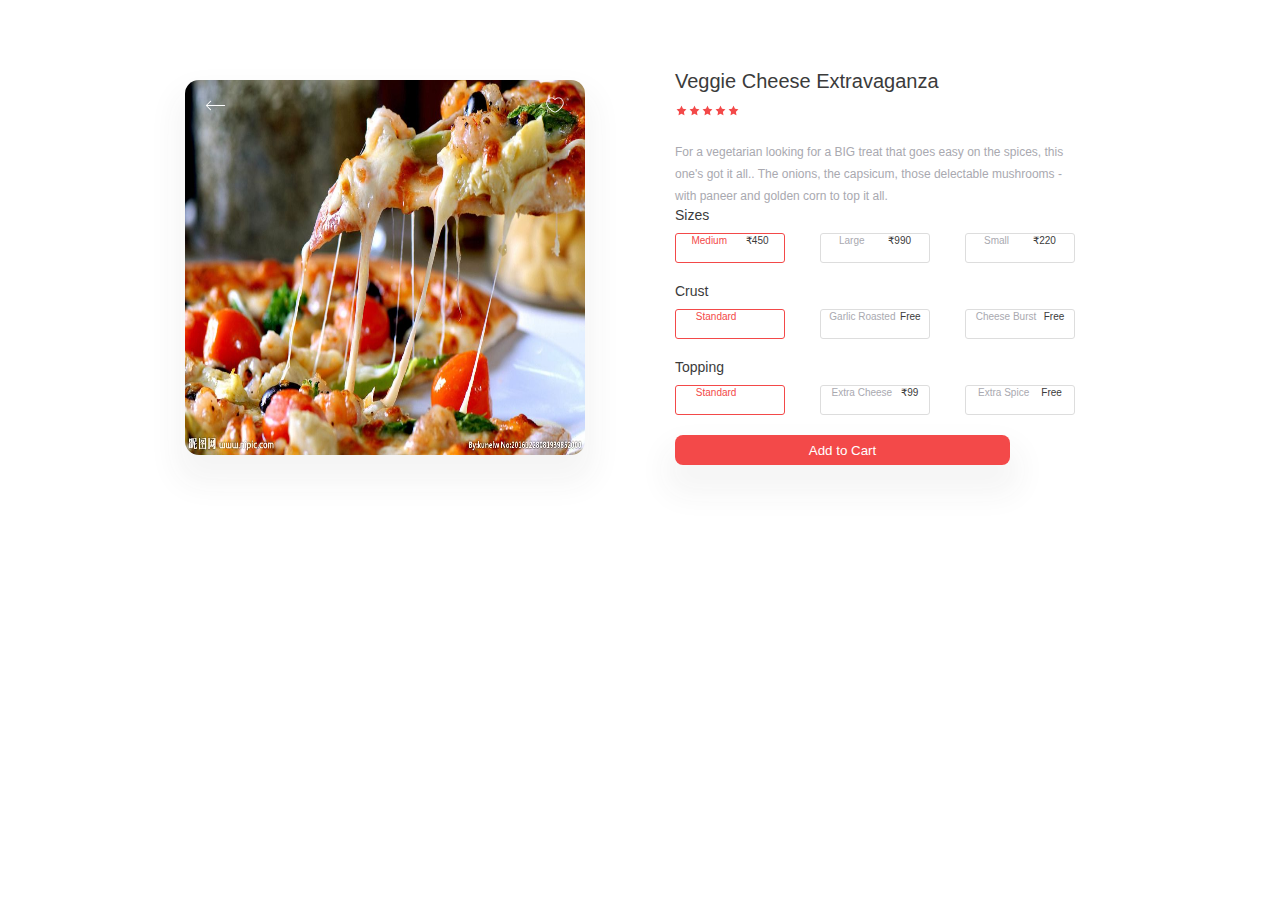
<file: html/buyPisa.html>
<!DOCTYPE HTML>
<html>
  <head>
    <meta name="viewport" content="width=device-width">
    <link rel="stylesheet" href="../css/buyPisaStyle.css" type="text/css">
  </head>
  <body>
    <header>
      <div class="float_img">
        <a href="menu.html" class="back">
          <img src="../icons/whiteArrow.svg" class="arrow">
        </a>
        <button class="collect">
          
        </button>
      </div>
    </header>
    <main>
      <div class="intro">
        <p class="pisa-name">Veggie Cheese Extravaganza</p>
        <ul class="stars">
          <li class="star"><embed src="../icons/star.svg"></li>
          <li class="star"><embed src="../icons/star.svg"></li>
          <li class="star"><embed src="../icons/star.svg"></li>
          <li class="star"><embed src="../icons/star.svg"></li>
          <li class="star"><embed src="../icons/star.svg"></li>
        </ul>
        <p class="pisa-intro">For a vegetarian looking for a BIG treat that goes easy on the spices, this one's got it
          all.. The onions, the capsicum, those delectable mushrooms - with paneer and golden corn to top it all.</p>
      </div>
      <p class="choose">Sizes</p>
      <div class="size-price">
        <button class="selected"><span class="size">Medium</span><span class="price">₹450</span></button>
        <button class="sp_button"><span class="size">Large</span><span class="price">₹990</span></button>
        <button class="sp_button"><span class="size">Small</span><span class="price">₹220</span></button>
      </div>
      <p class="choose">Crust</p>
      <div class="size-price">
        <button class="selected"><span class="size">Standard</span><span class="price"></span></button>
        <button class="sp_button"><span class="size">Garlic Roasted</span><span class="price">Free</span></button>
        <button class="sp_button"><span class="size">Cheese Burst</span><span class="price">Free</span></button>
      </div>
      <p class="choose">Topping</p>
      <div class="size-price">
        <button class="selected"><span class="size">Standard</span><span class="price"></span></button>
        <button class="sp_button"><span class="size">Extra Cheese</span><span class="price">₹99</span></button>
        <button class="sp_button"><span class="size">Extra Spice</span><span class="price">Free</span></button>
      </div>
      <div class="add-button">
        <button class="add">Add to Cart</button>
      </div>
    </main>
    
  </body>
  <script type="text/javascript" src="../js/buyPisaJs.js"></script>
</html>
</file>
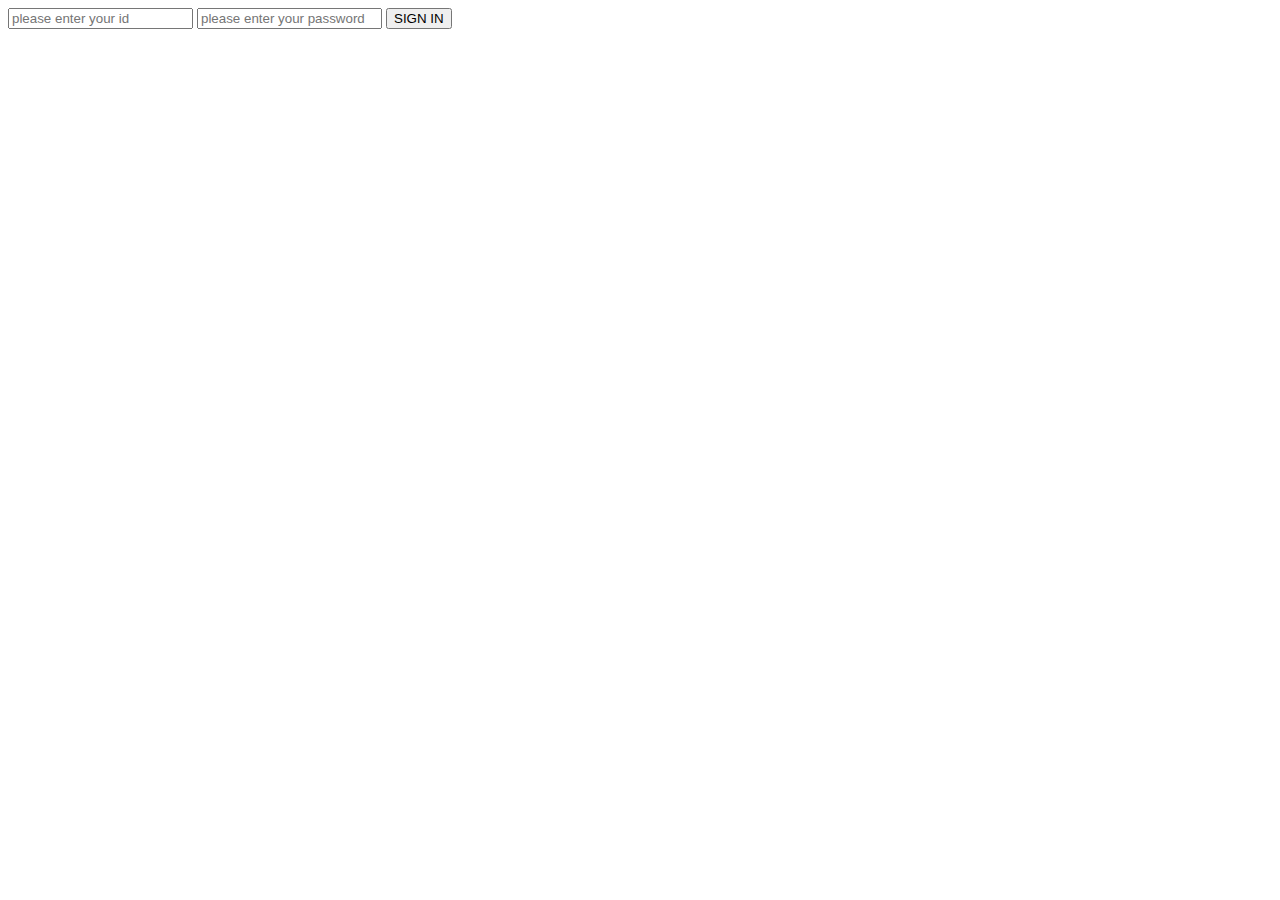
<file: html/login.html>
<!DOCTYPE HTML>
<html>
  <head>
    <meta charset="utf-8">
  </head>
  <body>
    <input type="text" id="user_id" placeholder="please enter your id">
    <input type="password" id="password" placeholder="please enter your password">
    <button type="button" id="submit">SIGN IN</button>
  </body>
  <script type="text/javascript">
    window.onload = function () {
    let userId = document.getElementById("user_id");
    let password = document.getElementById("password");
    let submit = document.getElementById("submit");

    submit.addEventListener('click', function () {
      let user = {};
      user.id = userId.value;
      user.password = password.value;
      let xhr = new XMLHttpRequest();
      xhr.onreadystatechange = function () {
        if (xhr.readyState == 4) {
          if ((xhr.status >= 200 && xhr.status < 300) || xhr.status == 304) {
            let response = JSON.parse(xhr.responseText);
            if (response["ok"]) {
              ajax();
              //console.log(xhr.getAllResponseHeaders());
              //window.open('http://localhost:8080/OrderSystems/html/main.html', '_top');
            } else {
              alert(response["msg"]);
            }
          } else {
            console.log("Request was unsuccessful: " + xhr.status);
          }
        }
      }
      xhr.open("post", `http://localhost:8080/OrderSystems`);
      xhr.send(`id=${user.id}&password=${user.password}`);
    });

    let ajax = function() {
      let xhr = new XMLHttpRequest();
      xhr.onreadystatechange = function () {
        if (xhr.readyState == 4) {
          if ((xhr.status >= 200 && xhr.status < 300) || xhr.status == 304) {
            console.log(xhr.responseText);
          } else {
            console.log("Request was unsuccessful: " + xhr.status);
          }
        }
      }
      xhr.open("get", `http://localhost:8080/OrderSystems/html/main.html`);
      xhr.withCredentials = true;
      xhr.send(null);
    }
  }

  
  </script>
</html>
</file>
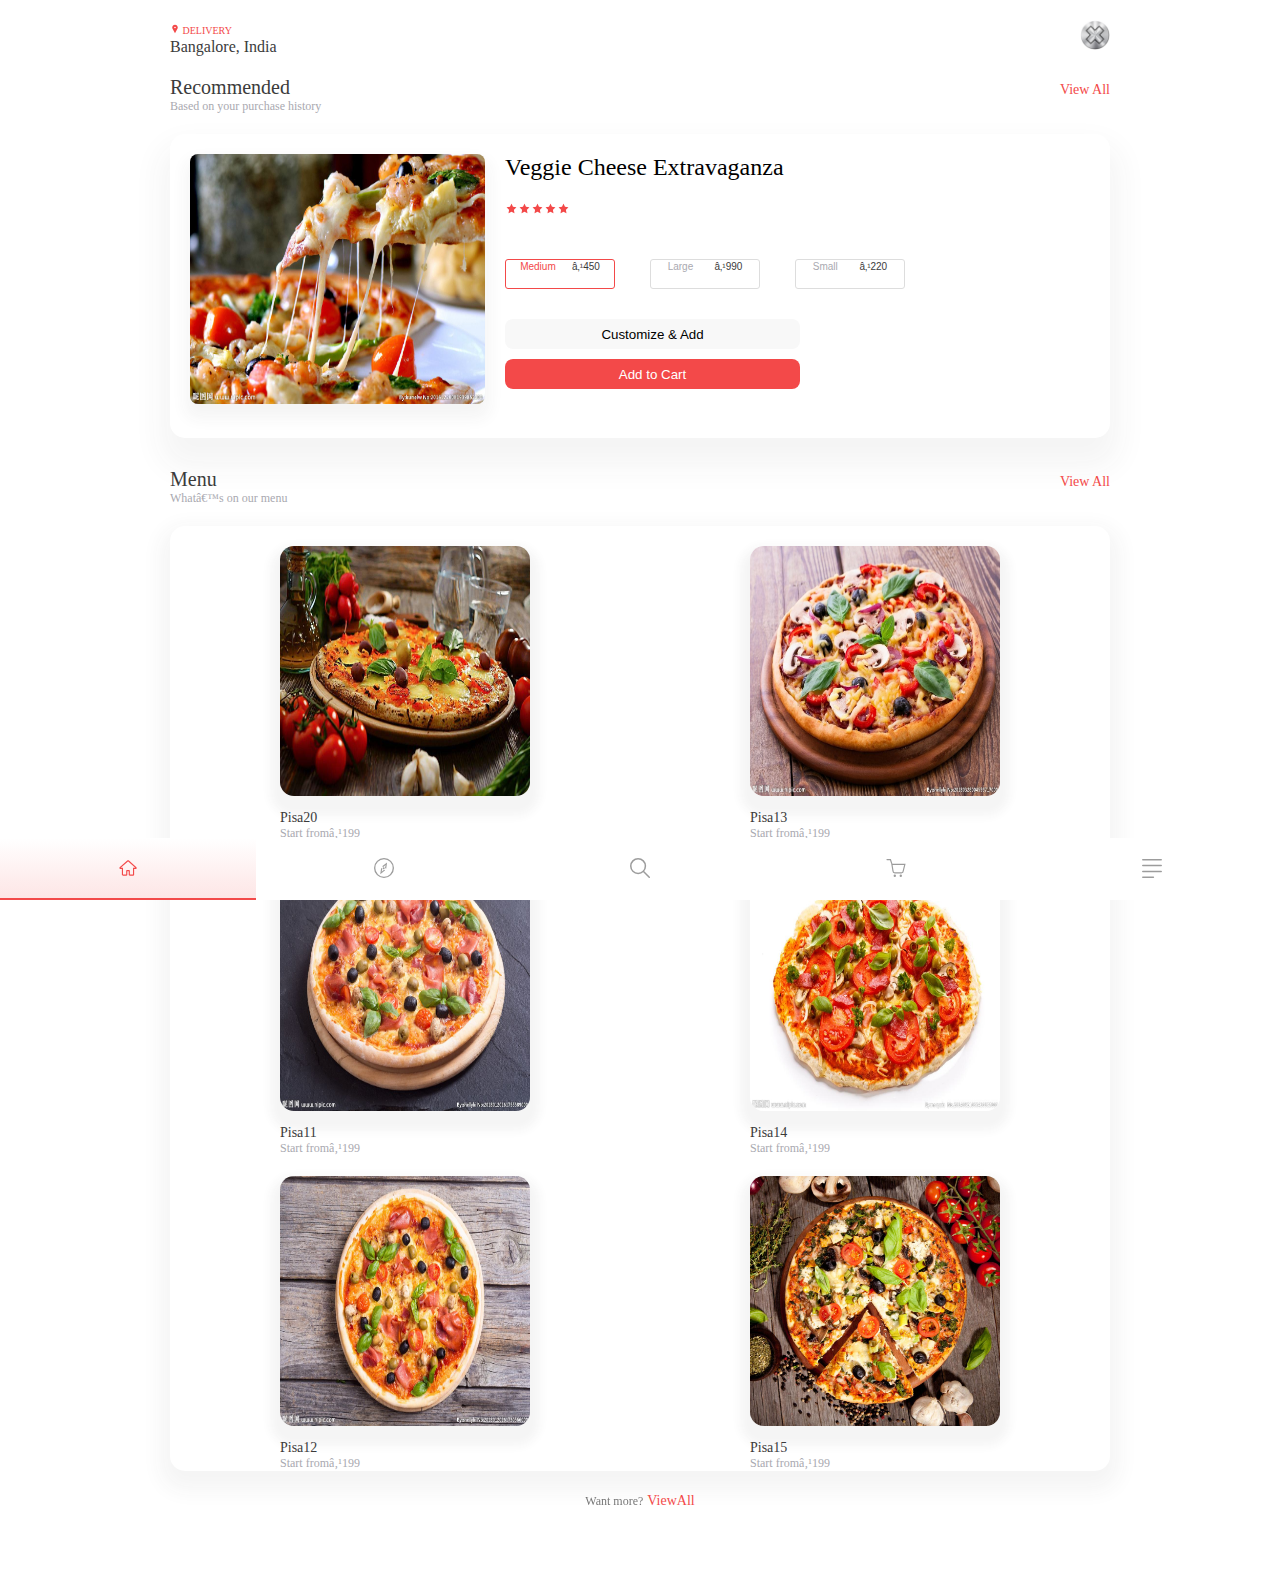
<file: html/main.html>
<!DOCTYPE HTML>
<html>
  <head>
    <meta charset="uft-8">
    <meta name="viewport" content="width=device-width">
    <link rel="stylesheet" href="../css/mainStyle.css" type="text/css">
  </head>
  <body>
    <div class="nav-div">
      <nav class="nav">
        <ul class="nav-list">
          <li class="home" id="selected"><a href="#"></a></li>
          <li class="new"><a href="#"></a></li>
          <li class="find"><a href="#"></a></li>
          <li class="cart"><a href="#"></a></li>
          <li class="list"><a href="#"></a></li>
        </ul>
      </nav>
    </div>
    <div class="mylist" id="disapear">
      <ul>
        <li><a href="#">Money</a></li>
        <li><a href="#">Money</a></li>
        <li><a href="#">My Collect</a></li>
        <li><a href="#">MY Bought</a></li>
        <li><a href="#">Personal Information</a></li>
        <li><a href="signIn1.html">Sign Out</a></li>
      </ul>
    </div>
    <div class="main">
      <div class="self-information">
        <div class="location">
          <span><embed src="../icons/locate.svg"> DELIVERY</span>
          <div>
            <span>Bangalore, India</span>
          </div>
        </div>
        <div>
          <img src="../images/chatImage.ico" class="chatImage">
        </div>
      </div>
      <div class="recommended">
        <header>
          <p class="header">Recommended<span><a href="menu.html" class="viewAll">View All</a></span></p>
          <p class="header-intro">Based on your purchase history</p>
        </header>
        <main class="recom-main">
          <div class="image-div">
            <img src="../images/pisa10.jpg" class="image">
          </div>
          <div class="side-right">
            <div class="intro">
              <p class="pisa-name">Veggie Cheese Extravaganza</p>
              <div>
                <ul class="recomended-stars">
                  <li class="star"><embed src="../icons/star.svg"></li>
                  <li class="star"><embed src="../icons/star.svg"></li>
                  <li class="star"><embed src="../icons/star.svg"></li>
                  <li class="star"><embed src="../icons/star.svg"></li>
                  <li class="star"><embed src="../icons/star.svg"></li>
                </ul>
              </div>
            </div>
            <div class="size-price">
              <button><span class="size">Medium</span><span class="price">₹450</span></button>
              <button><span class="size">Large</span><span class="price">₹990</span></button>
              <button><span class="size">Small</span><span class="price">₹220</span></button>
            </div>
            <div class="add-buy">
              <button class="buy">Customize & Add</button>
              <button class="add">Add to Cart</button>
            </div>
          </div>
        </main>
      </div>
      <div class="menu">
        <header>
          <p class="header">Menu<span><a href="menu.html" class="viewAll">View All</a></span></p>
          <p class="header-intro">What’s on our menu</p>
        </header>
        <main class="menu-main">
          <div class="column">
            <div class="pisa">
              <div class="img-div">
                <img src="../images/pisa20.jpg" class="img">
              </div>
              <p class="name">Pisa20</p>
              <p class="priceTag">Start from<span class="min-price">₹199</span></p>
            </div>
            <div class="pisa">
              <div class="img-div">
                <img src="../images/pisa11.jpg" class="img">
              </div>
              <p class="name">Pisa11</p>
              <p class="priceTag">Start from<span class="min-price">₹199</span></p>
            </div>
            <div class="pisa">
              <div class="img-div">
                <img src="../images/pisa12.jpg" class="img">
              </div>
              <p class="name">Pisa12</p>
              <p class="priceTag">Start from<span class="min-price">₹199</span></p>
            </div>
          </div>
          <div class="column">
            <div class="pisa">
              <div class="img-div">
                <img src="../images/pisa13.jpg" class="img">
              </div>
              <p class="name">Pisa13</p>
              <p class="priceTag">Start from<span class="min-price">₹199</span></p>
            </div>
            <div class="pisa">
              <div class="img-div">
                <img src="../images/pisa14.jpg" class="img">
              </div>
              <p class="name">Pisa14</p>
              <p class="priceTag">Start from<span class="min-price">₹199</span></p>
            </div>
            <div class="pisa">
              <div class="img-div">
                <img src="../images/pisa15.jpg" class="img">
              </div>
              <p class="name">Pisa15</p>
              <p class="priceTag">Start from<span class="min-price">₹199</span></p>
            </div>
          </div>
        </main>
        <footer>
          <span><span class="f-span">Want more?</span>
          <a href="#" class="viewAll">ViewAll</a>
          </span>
        </footer>
      </div>
    </div>
  </body>
  <script type="text/javascript" src="../js/mainJs.js"></script>
</html>
</file>
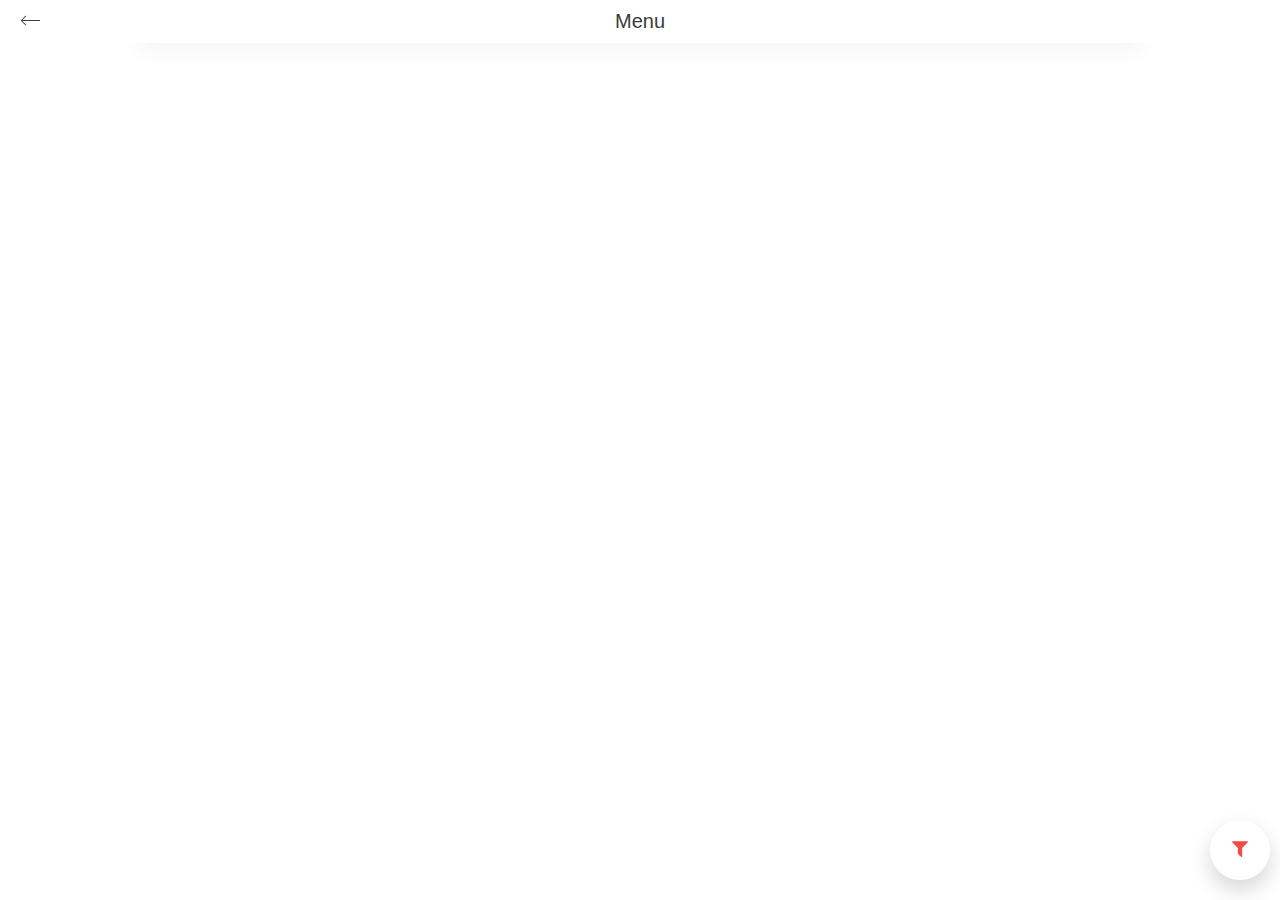
<file: html/menu.html>
<!DOCTYPE HTML>
<html>
  <head>
    <meta name="viewport" content="width=device-width">
    <link rel="stylesheet" href="../css/menuStyle.css" type="text/css">
  </head>
  <body>
    <header>
      <a href="main.html" class="back"></a>
      <span class="menu">Menu</span>
    </header>
    <main class="menu-main">
      <div class="column">
        
      </div>
      <div class="column">
        
      </div>
    </main>
    <!-- 动态loading效果 -->
    <div class="spinner">
      <div class="rect"></div>
      <div class="rect"></div>
      <div class="rect"></div>
      <div class="rect"></div>
      <div class="rect"></div>
    </div>
    <span id="waterflow"></span>
    <button class="filter"><embed src="../icons/filter.svg"></button>
  </body>
  <script type="text/javascript" src="../js/menuJs.js">
  </script>
</html>
</file>
<file: css/buyPisaStyle.css>
body {
  margin: 0px;
}

p {
  margin: 0px;
  font-family: Helvetica;
}

ul {
  list-style: none;
  margin: 0;
  padding: 0;
}

.back {
  cursor: pointer;
  display: block;
}

.arrow {
  width: 21px;
  height: 21px;
}

.collect {
  cursor: pointer;
  border: none;
  outline: none;
  background-color: rgba(255, 255, 255, 0);
  background-image: url(../icons/whiteHeart.svg);
  width: 20px;
  height: 20px;
}


.collected {
  cursor: pointer;
  border: none;
  outline: none;
  width: 20px;
  height: 20px;
  animation: 1s change forwards;
}

@keyframes change {
  0% {
    background-color: rgba(255, 255, 255, 0);
    background-image: url(../icons/whiteHeart.svg);
  }
  100% {
    background-image: none;
    background-color: #F34949;
    -webkit-mask-image: url(../icons/solidHeart.svg);
  }
}

header {
  background: url(../images/pisa10.jpg);
  background-size: 100% 336px;
  
  width: 100%;
  height: 336px;

  border-radius: 0 0 14px 14px;
  box-shadow: 0px 20px 30px 10px rgba(59,59,59,0.05);
}

.float_img {
  padding: 15px 20px;
  display: flex;
  justify-content: space-between;
}

main {
  margin: 20px;
 
}

.stars {
  display: flex;
  margin: 10px 0 20px;
}

.pisa-name {
  font-size: 20px;
  color: #3B3B3B;
}

.pisa-intro {
  font-size: 12px;
  color: #A9A9B0;
  line-height: 22px;
}

.choose {
  font-size: 14px;
  color: #3B3B3B;
}
.size-price {
  display: flex;
  justify-content: space-between;
  margin: 10px 0px 20px;
}

.sp_button, .selected {
  background: #FFFFFF;
  border: 1px solid #DDDDDD;
  outline: none;
  width: 110px;
  height: 30px;
  border-radius: 3px;
  display: flex;
  justify-content: space-around;
}

.sp_button:hover {
  border: 1px solid #F34949;
}

.size {
  font-size: 10px;
  color: #A9A9B0;
}

.sp_button:hover .size {
  color: #F34949;
}

.selected {
  border: 1px solid #F34949;
}
.selected .size {
  color: #F34949;
}

.price {
  font-size: 10px;
  color: #3B3B3B;
}

.add {
  border: none;
  outline: none;
  width: 335px;
  height: 30px;
  border-radius: 8px;
  background: #F34949;
  color: white;
  box-shadow: 0px 20px 30px 10px rgba(59,59,59,0.05);
}


.add:hover {
  background: rgb(192, 57, 57);
}

@media screen and (max-width: 374px) and (min-width: 320px) {
  .add {
    width: 280px;
  }
}
@media screen and (min-width: 414px) {
  
  @media screen and (min-width: 768px) {
    body {
      padding: 50px 20px;
      display: flex;
      align-items: center;
      justify-content: space-around;
    }
    main {
      width: 330px;
    }
    header {
      position: static;
      border-radius: 14px;
      
    }
    @media screen and (min-width: 850px) {
      body {
        padding: 50px 50px;
      }
      main {
        width: 400px;
      }
      header {
        width: 400px;
        height: 375px;
        background-size: 400px 100%;
      }
      @media screen and (min-width:1095px){
        body {
          padding: 50px 150px;
        }
      }
    }
  }
}
</file>
<file: css/mainStyle.css>
body {
  margin: 0;
  padding: 0;
}
.mylist {
  position: fixed;
  bottom: 60px;
  right: 0;
  background-color: white;
  width: 200px;
}
ul {
  list-style: none;
  margin: 0;
  padding: 0;
}
.mylist ul li {
  height: 30px;
  border: 1px solid #DDDDDD;
}
.mylist ul li a {
  text-decoration: none;
  margin-left: 10px;
  height: inherit;
  font-size: 14px;
  font-family: Helvetica;
  color: #3B3B3B;
}

#disapear {
  display: none;
}
.nav-div {
  width: 100%;
  bottom: 0px;
  position: fixed; 
  background-color: white;
}
.nav-list {
  margin: 0;
  padding: 0;
  list-style: none;
  display: flex;
  justify-content: center;
}
.nav-list li {
  width: 75px;
  height: 60px;
  display: flex;
  justify-content: center;
  align-items: center;
  flex-grow: 1;
}
.nav-list li a {
  display: block;
  width: inherit;
  height: inherit;
  -webkit-mask-repeat: no-repeat;
  -webkit-mask-position: center;
}
.home a {
  opacity: 0.5;
  background-color: #3B3B3B;
  -webkit-mask-image: url(../icons/home.svg);
}

.new a {
  opacity: 0.5;
  background-color: #3B3B3B;
  -webkit-mask-image: url(../icons/new.svg);
}
.find a {
  opacity: 0.5;
  background-color: #3B3B3B;
  -webkit-mask-image: url(../icons/find.svg);
}
.cart a {
  opacity: 0.5;
  background-color: #3B3B3B;
  -webkit-mask-image: url(../icons/cart.svg);
}
.list a {
  opacity: 0.5;
  background-color: #3B3B3B;
  -webkit-mask-image: url(../icons/list.svg);
}

#selected {
  border-bottom: 2px solid #F34949;
  background-image: linear-gradient(0deg, rgba(243,73,73,0.14) 0%, rgba(243,73,73,0.00) 100%);
}
#selected a {
  opacity: 1;
  background-color: #F34949;
}

.nav-list li:hover, .nav-list li:active {
  border-bottom: 2px solid #F34949;
  background-image: linear-gradient(0deg, rgba(243,73,73,0.14) 0%, rgba(243,73,73,0.00) 100%);
}
.self-information {
  margin: 20px;
  display: flex;
  justify-content: space-between;
}
.location span {
  font-size: 10px;
  color: #F34949;
}
.location div span {
  font-size: 16px;
  color: #3B3B3B;
}
.chatImage {
  width: 30px;
  height: 30px;
  border-radius: 50%;
}
.recommended {
  margin: 20px;
}
.menu {
  margin: 30px 20px;
}
.header {
  margin: 0;
  padding: 0;
  font-size: 20px;
  color: #3B3B3B;
  display: flex;
  justify-content: space-between;
}
.viewAll {
  text-decoration: none;
  font-size: 14px;
  color: #F34949; 
}
.viewAll:hover, .viewAll:active {
  color: #3B3B3B;
}
.header-intro {
  margin: 0;
  padding: 0;
  font-size: 12px;
  color: #A9A9B0;
}
.recom-main {
  margin-top: 20px;
  padding: 20px;
  border-radius: 15px;
  background: #FFFFFF;
  box-shadow: 0px 20px 30px 10px rgba(59,59,59,0.05);
}
.recom-main::after {
  content:"";
  display: block;
  position:absolute;
  z-index:-1;
  width:80%;
  height:4%;
  box-shadow: 0px 5px 10px 1px rgba(59,59,59,0.05);
  border-radius: 15px;
}
.intro p {
  margin: 0;
  padding: 0;
}
.intro div {
  margin: 10px 0px;
}
.image {
  width: 295px;
  height: 172px;
  border-radius: 8px;
  box-shadow: 0px 10px 15px 5px rgba(59,59,59,0.05);
  margin-bottom: 10px;
}
.recomended-stars {
  margin: 0;
  padding: 0;
  list-style: none;
  display: flex;
}
.size-price {
  display: flex;
  justify-content: space-between;
  margin: 20px 0px 10px;
}
.size-price button {
  background: #FFFFFF;
  border: 1px solid #DDDDDD;
  outline: none;
  width: 110px;
  height: 30px;
  border-radius: 3px;
  display: flex;
  justify-content: space-around;
}
.size-price button:first-child {
  border: 1px solid #F34949;
}
.size-price button:hover {
  border: 1px solid #F34949;
}
.size-price button:focus {
  border: 1px solid #F34949;
}
.size {
  font-size: 10px;
  color: #A9A9B0;
}
.size-price button:first-child .size {
  color: #F34949;
}
.size-price button:hover .size, .size-price button:focus .size {
  color: #F34949;
}
.price {
  font-size: 10px;
  color: #3B3B3B;
}
.add-buy {
  display: flex;
  flex-wrap: wrap;
  justify-content: space-around;
}
.buy, .add {
  border: none;
  outline: none;
  width: 295px;
  height: 30px;
  border-radius: 8px;
  margin-top: 10px;
}
.buy {
  background: #F8F8F8;
}
.add {
  background: #F34949;
  color: white;
}
.buy:hover {
  background: rgb(165, 165, 165);
}
.add:hover {
  background: rgb(192, 57, 57);
}
.img {
  width: 155px;
  height: 155px;
  margin: 20px 0px 10px;
  box-shadow: 0px 10px 10px 10px rgba(59,59,59,0.05);
  border-radius: 14px;
}
.name {
  font-size: 14px;
  color: #3B3B3B;
  margin: 0;
  padding: 0;
}
.priceTag {
  font-size: 12px;
  color: #A9A9B0;
  margin: 0;
  padding: 0;
}
.menu-main {
  display: flex;
  justify-content: space-between;
  box-shadow: 0px 10px 20px 10px rgba(59,59,59,0.05);
  border-radius: 15px;
  margin-top: 20px;
}
footer {
  margin: 20px 0 60px;
  text-align: center;
}
.f-span {
  opacity: 0.7;
  font-size: 12px;
  color: #3B3B3B;
}

@media screen and (min-width: 1095px) {
  .main {
    padding: 0 150px;
  }
  .recom-main {
    display: flex;
  }
  .recom-main::after {
    width: 70%;
  }
  .side-right {
    margin: 0 20px;
   
  }
  .add-buy {
    display: flex;
    flex-direction: column;
  }
  .image {
    height: 250px;
  }
  .pisa-name {
    font-size: 24px;
  }
  .recomended-stars {
    margin: 20px 0;
  }
  .size-price {
    margin-top: 40px;
    margin-bottom: 20px;
    width: 400px;
  }
  .menu-main {
    justify-content: space-around;
  }
  .img {
    width: 250px;
    height: 250px;
  }
  
}

@media screen and (min-width: 768px) and (max-width: 1095px) {
  .main {
    padding: 0 30px;
  }
  .recom-main {
    display: flex;
  }
  .side-right {
    margin: 0 20px;
   
  }
  .add-buy {
    display: flex;
    flex-direction: column;
  }
  .image {
    height: 250px;
  }
  .pisa-name {
    font-size: 24px;
  }
  .recomended-stars {
    margin: 20px 0;
  }
  .size-price {
    margin-top: 40px;
    margin-bottom: 20px;
    width: 330px;
  }
  .menu-main {
    justify-content: space-around;
  }
  .img {
    width: 200px;
    height: 200px;
  }
}

@media screen and (min-width: 705px) and (max-width: 768px) {
  
  .recom-main {
    display: flex;
  }
  .side-right {
    margin: 0 20px;
   
  }
  .add-buy {
    display: flex;
    flex-direction: column;
  }
  .image {
    height: 250px;
  }
  .pisa-name {
    font-size: 24px;
  }
  .recomended-stars {
    margin: 20px 0;
  }
  .size-price {
    margin-top: 40px;
    margin-bottom: 20px;
    width: 330px;
  }
  .menu-main {
    justify-content: space-around;
  }
  .img {
    width: 220px;
    height: 220px;
  }
}
@media screen and (min-width: 430px) and (max-width: 705px) {
  
  .menu-main {
    justify-content: space-around;
  }
  .img {
    width: 180px;
    height: 180px;
  }
}
</file>
<file: css/menuStyle.css>
body {
  margin: 0;
  padding: 0;
}
header {
  padding: 10px 0;
  text-align: center;
  top: 0;
  background-color: white;
  width: 100%;
  position: fixed;
}
.back {
  cursor: pointer;
  display: block;
  background-image: url(../icons/blackArrow.svg);
  background-size: 100%;
  width: 21px;
  height: 21px;
  position: absolute;
  left: 20px;
}
.menu {
  font-family: Helvetica;
  font-size: 20px;
  color: #3B3B3B;
}
.menu-main {
  margin: 20px 20px;
  
  display: flex;
  justify-content: space-between;
}
.pisa-a {
  cursor: pointer;
}
.img {
  width: 155px;
  height: 155px;
  margin: 20px 0px 10px;
  padding: 0px;
  box-shadow: 0px 10px 10px 10px rgba(59,59,59,0.05);
  border-radius: 14px;
}
.name {
  margin: 0;
  padding: 0;
  font-size: 14px;
  color: #3B3B3B;
  text-align: left;
}
.priceTag {
  margin: 0;
  padding: 0;
  font-size: 12px;
  color: #A9A9B0;
  text-align: left;
}
.column, .pisa, .img-div {
  margin: 0px;
  padding: 0px;
}
.filter {
  width: 60px;
  height: 60px;
  border-radius: 50%;
  border: none;
  background: #FFFFFF;
  box-shadow: 0 10px 20px 0 rgba(59,59,59,0.20);
  position: fixed;
  right: 10px;
  bottom: 20px;
}

.waterflow {
  position: fixed;
  bottom: 0;
  margin: 0;
  padding: 0;
}
.spinner {
  display: flex;
  justify-content: center;
}
.rect1,
.rect2,
.rect3,
.rect4,
.rect5 {
  background: #7E7D7D;
  width: 5px;
  height: 5px;
  margin: 0 5px 5px;
  border-radius: 50%;
}
.rect {
  width: 5px;
  height: 5px;
  margin: 0 5px 5px;
  display: none;
}
.rect1 {
  animation: 1s load infinite;
}
.rect2 {
  animation: 1s 0.25s load infinite;
}
.rect3 {
  animation: 1s 0.5s load infinite;
}
.rect4 {
  animation: 1s 0.75s load infinite;
}
.rect3 {
  animation: 1s 1s load infinite;
}
@keyframes load {
  0% {background: #7E7D7D;}
  100% {background: #A9A9B0;}
}

@media screen and (min-width: 1000px) {
  .img {
    width: 315px;
    height: 315px;
  }
  .menu-main {
    justify-content: space-around;
    margin: 30px 150px 20px;
    box-shadow: 0px 10px 20px 10px rgba(59,59,59,0.05);
  }
}

@media screen and (min-width: 768px) and (max-width: 1000px) {
  .img {
    width: 250px;
    height: 250px;
  }
  .menu-main {
    justify-content: space-around;
    margin: 30px 100px 20px;
    box-shadow: 0px 10px 20px 10px rgba(59,59,59,0.05);
  }
}
@media screen and (min-width: 482px) and (max-width: 768px) {
  .img {
    width: 200px;
    height: 200px;
  }
  .menu-main {
    justify-content: space-around;
    margin-top: 30px;
    box-shadow: 0px 10px 20px 10px rgba(59,59,59,0.05);
  }
}
@media screen and (max-width: 356px) {
  .img {
    width: 100px;
    height: 100px;
  }
  .menu-main {
    justify-content: space-around;
  }
}
</file>
